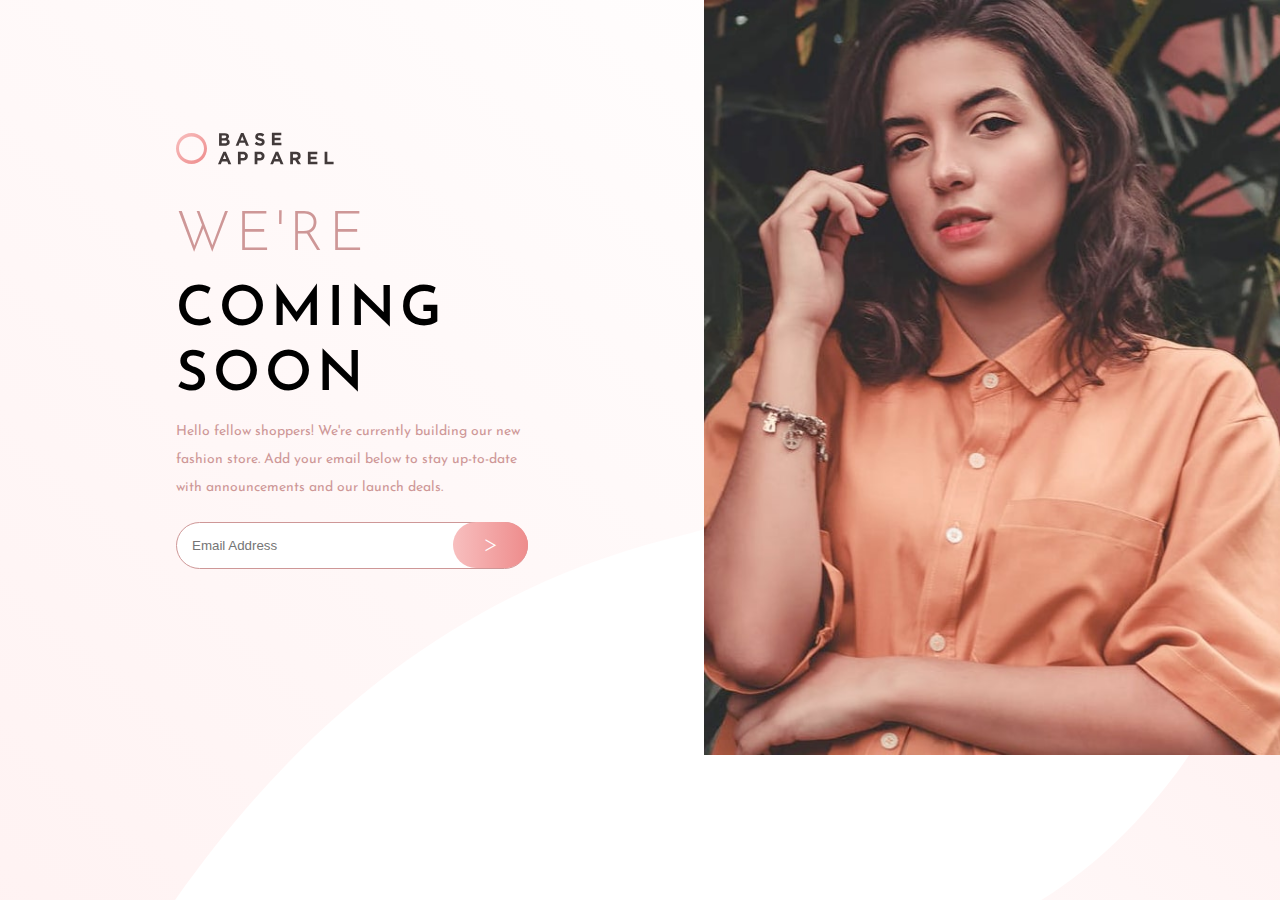
<file: coming-soon-page/index.html>
<!DOCTYPE html>
<html lang="en">
  <head>
    <meta charset="UTF-8" />
    <meta name="viewport" content="width=device-width, initial-scale=1.0" />
    <meta http-equiv="X-UA-Compatible" content="ie=edge" />
    <title>Base Apparel coming soon page</title>
    <link rel="stylesheet" href="styles.css" />
    <link
      href="https://fonts.googleapis.com/css?family=Josefin+Sans:300,400,600&display=swap"
      rel="stylesheet"
    />
  </head>
  <body>
    <div class="gridContainer">
      <div class="sectionLeft">
        <div class="header">
          <a href=""><img src="images/logo.svg" alt=""/></a>
        </div>

        <div class="info">
          <h1 class="title1">WE'RE</h1>
          <h1 class="title2">COMING</h1>
          <h1 class="title2">SOON</h1>
          <p class="description">
            Hello fellow shoppers! We're currently building our new fashion
            store. Add your email below to stay up-to-date with announcements
            and our launch deals.
          </p>
          <div class="inputBar">
            <input
              type="text"
              placeholder="Email Address"
              name=""
              id=""
            /><button type="submit">
              <span>></span>
            </button>
          </div>
        </div>
      </div>

      <div class="sectionRight">
        <div class="banner">
          <img class="girlImage" src="images/hero-desktop.jpg" alt="" />
        </div>
      </div>
    </div>

    <style>
      @media (min-width: 1440px) {
        .gridContainer {
          padding: 0 13%;
        }
      }
      @media (max-width: 1000px) {
        .gridContainer {
          justify-items: center;
          grid-template-rows: 50% 50%;
          grid-template-columns: 100%;
          grid-template-areas:
            "sectionRight"
            "sectionLeft";
        }
        .sectionLeft {
          display: grid;
          grid-template-columns: 18% 64% 18%;
          grid-template-rows: 18% 64% 18%;
          grid-template-areas:
            ". header ."
            ". info  ."
            ". info  ."
            ". info  .";
          grid-area: sectionLeft;
        }
      }
      @media (max-width: 500px) {
        .title1,
        .title2 {
          font-size: 40px;
        }

        .header {
            align-items: flex-start;

        }
        .sectionLeft {
          display: grid;
          grid-template-columns: 50% 50%;
          grid-template-rows: 20% 70% 10%;
          grid-template-areas:
            "header . "
            "info info"
            ". . ";
          grid-area: sectionLeft;
          padding: 20px;
        }
        .info {
          text-align: center;
        }
        .inputBar {
          margin-top: 30px;
          margin-bottom: 20px;
        }
      }
    </style>
  </body>
</html>
</file>
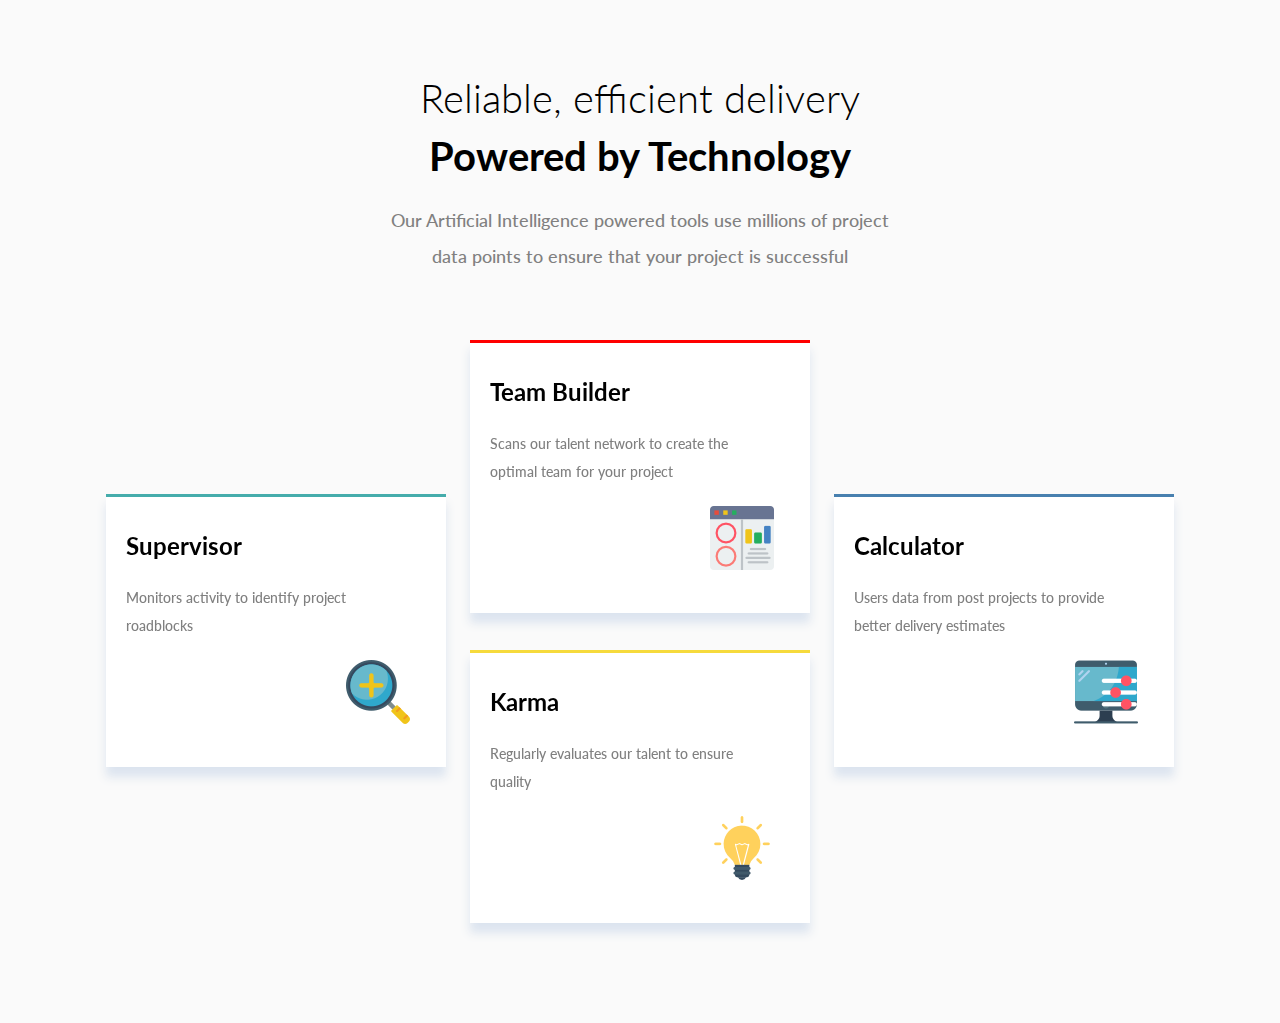
<file: four-card-feature-section/index.html>
<!DOCTYPE html>
<html lang="en">

<head>
    <meta charset="UTF-8">
    <meta name="viewport" content="width=device-width, initial-scale=1.0">
    <meta http-equiv="X-UA-Compatible" content="ie=edge">
    <title>Four Card Feature Section</title>
    <!-- GOOGLE FONTS -->
    <link href="https://fonts.googleapis.com/css?family=Lato:300,400,700&display=swap" rel="stylesheet">
    <!-- MY CSS -->
    <link rel="stylesheet" href="style.css">
    <link rel="stylesheet" href="media.css">
</head>

<body>
    <div class="titleContainer">
        <h1 class="thin">Reliable, efficient delivery</h1>
        <h1 class="thick">Powered by Technology</h1>
        <h4>Our Artificial Intelligence powered tools use millions of project data points to ensure that your project is
            successful</h4>
    </div>

    <div class="mainContainer">

        <div class="row side">
            <div class="card left">
                <h3>Supervisor</h3>
                <p>Monitors activity to identify project roadblocks</p>
                <img class="icon" src="images/magnifier.png" alt="magnifier">
            </div>
        </div>


        <div class="row mid">
            <div class="midRow">
                <div class="card midCard top">
                    <h3>Team Builder</h3>
                    <p>Scans our talent network to create the optimal team for your project</p>
                    <img class="icon" src="images/website.png" alt="website">
                </div>

                <div class="card midCard bot">
                    <h3>Karma</h3>
                    <p>Regularly evaluates our talent to ensure quality</p>
                    <img class="icon" src="images/bulb.png" alt="bulb">
                </div>
            </div>
        </div>
        <div class="row side">
            <div class="card right">
                <h3>Calculator</h3>
                <p>Users data from post projects to provide better delivery estimates</p>
                <img class="icon" src="images/monitor.png" alt="monitor">
            </div>
        </div>
    </div>

    <!-- <div>Icons made by <a href="https://www.flaticon.com/authors/smashicons" title="Smashicons">Smashicons</a> from <a href="https://www.flaticon.com/" title="Flaticon">www.flaticon.com</a></div> -->
</body>

</html>
</file>
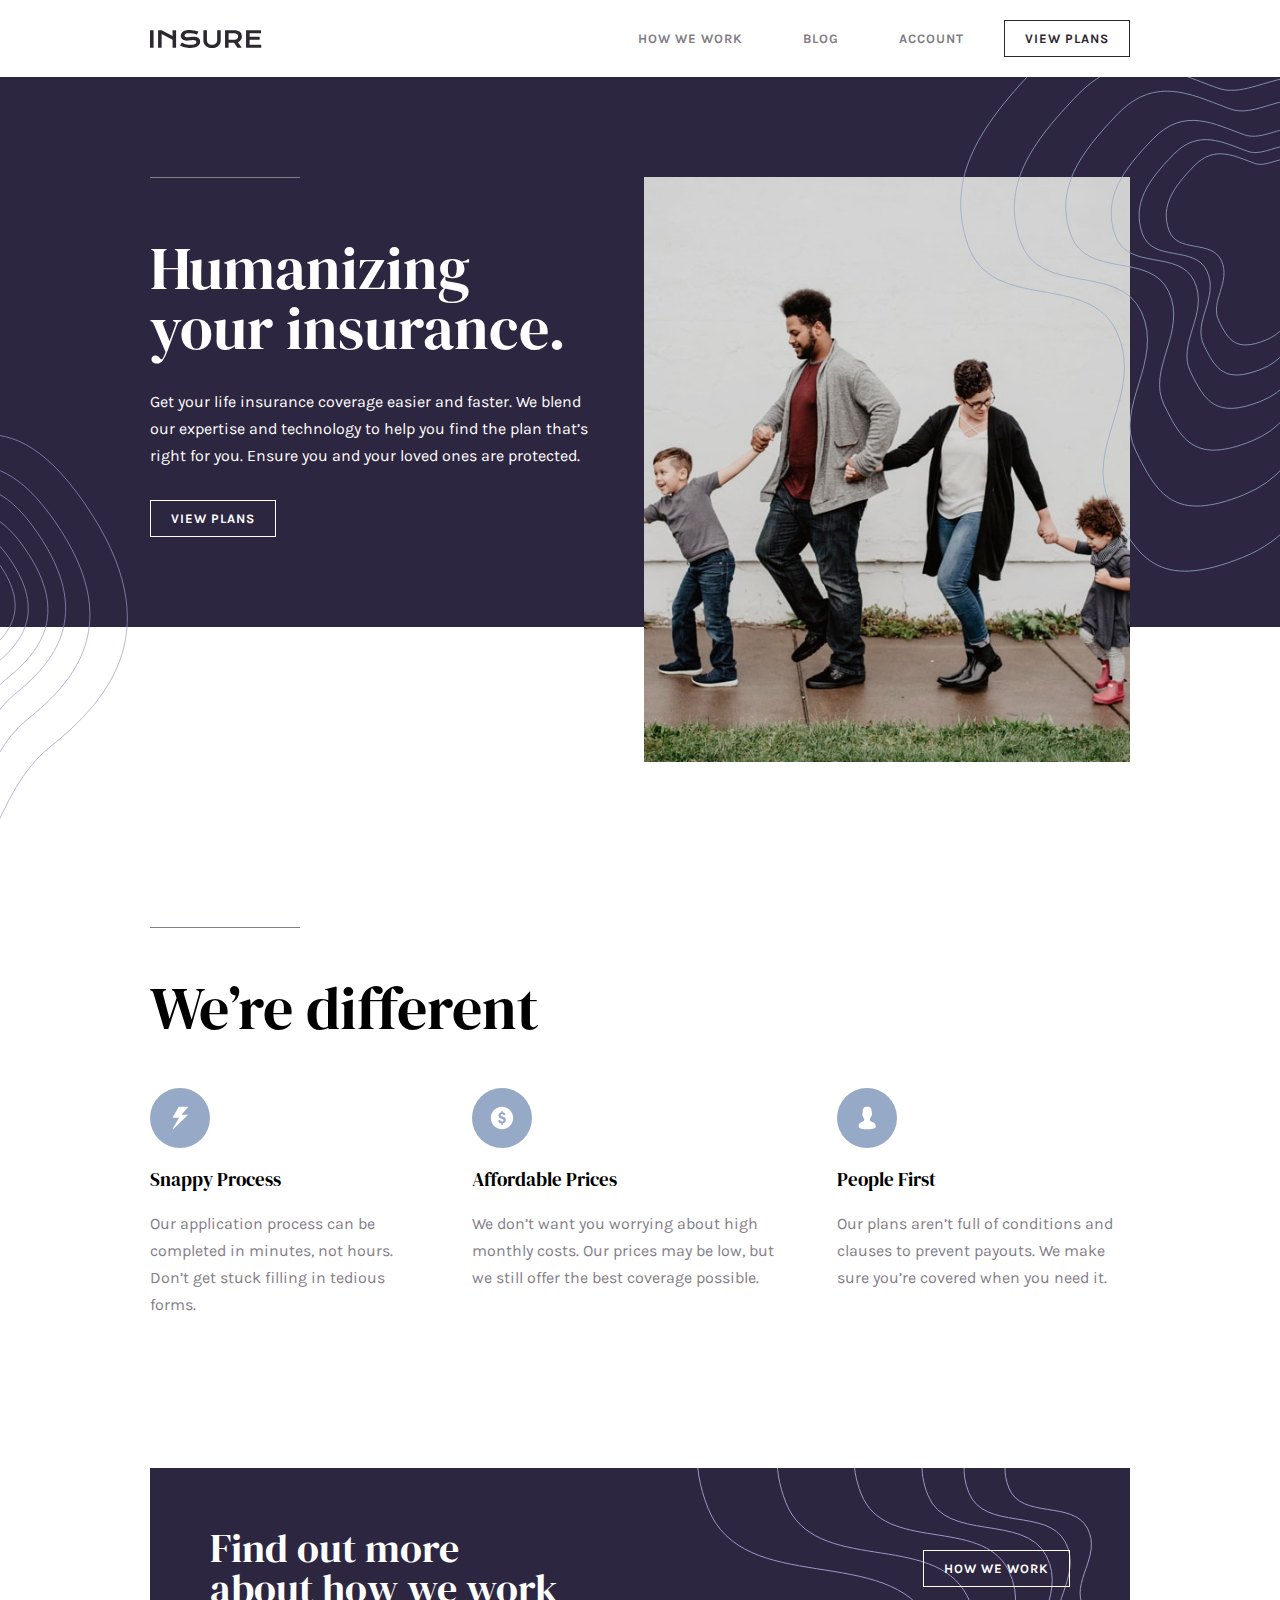
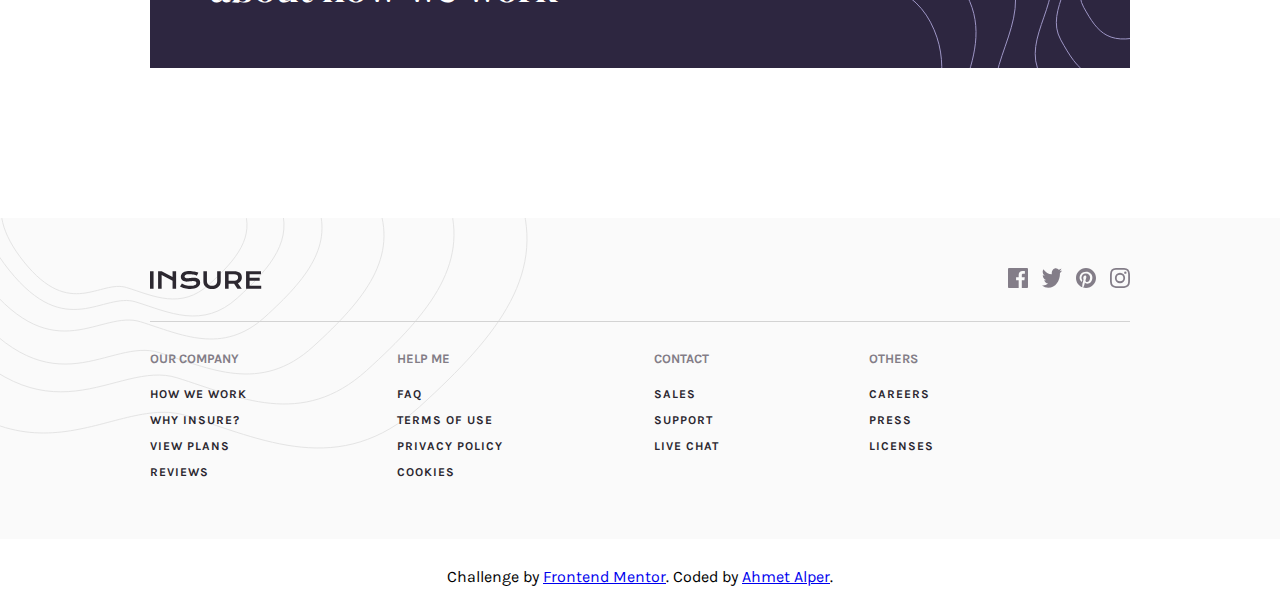
<file: insure-landing-page/index.html>
<!DOCTYPE html>
<html lang="en">

<head>
  <meta charset="UTF-8">
  <meta name="viewport" content="width=device-width, initial-scale=1.0">

  <link rel="icon" type="image/png" sizes="32x32" href="./images/favicon-32x32.png">

  <title>Frontend Mentor | Insure landing page</title>
  <link href="https://fonts.googleapis.com/css2?family=DM+Serif+Display&display=swap" rel="stylesheet">
  <link href="https://fonts.googleapis.com/css2?family=Karla:wght@400;700&display=swap" rel="stylesheet">
  <link rel="stylesheet" href="styles.css">
</head>

<body>

  <nav class="navigation">
    <img src="images/logo.svg" alt="insure-logo" class="navigation__logo">
    <ul class="navigation__list">
      <li class="navigation__item"><a href="" class="navigation__link">How we work</a></li>
      <li class="navigation__item"><a href="" class="navigation__link">Blog</a></li>
      <li class="navigation__item"><a href="" class="navigation__link">Account</a></li>
      <button class="btn">View plans</button>
    </ul>
  </nav>
  <main>
    <header class="hero">
      <img src="images/bg-pattern-intro-left-desktop.svg" alt="" class="bg-lines bg-lines-left">
      <img src="images/bg-pattern-intro-right-desktop.svg" alt="" class="bg-lines bg-lines-right">
      <div class="hero__text">
        <hr class="line hero__line">
        <div class="hero__message">
          <h1 class="hero__heading heading-primary">Humanizing your insurance.</h1>
          <p class="hero__paragraph">Get your life insurance coverage easier and faster. We blend our expertise
            and technology to help you find the plan that’s right for you. Ensure you
            and your loved ones are protected.</p>
        </div>
        <button class="btn btn-hero">View plans</button>
      </div>

      <img src="images/image-intro-desktop.jpg" alt="hero-image" class="hero__image">
      
    </header>

    <section class="content">
      <hr class="line content__line">
      <h1 class="heading-primary content__heading">We’re different</h1>

      <div class="features">
        <div class="feature">
          <img class="feature__icon" src="images/icon-snappy-process.svg" alt="icon snappy">
          <h3 class="heading-primary feature__heading">Snappy Process</h3>
          <p class="feature__p">Our application process can be completed in minutes, not hours. Don’t get
            stuck filling in tedious forms.</p>
        </div>
        <div class="feature">
          <img class="feature__icon" src="images/icon-affordable-prices.svg" alt="icon affordable">
          <h3 class="heading-primary feature__heading">Affordable Prices</h3>
          <p class="feature__p">We don’t want you worrying about high monthly costs. Our prices may be low,
            but we still offer the best coverage possible.</p>
        </div>
        <div class="feature">
          <img class="feature__icon" src="images/icon-people-first.svg" alt="icon snappy">
          <h3 class="heading-primary feature__heading">People First</h3>
          <p class="feature__p">Our plans aren’t full of conditions and clauses to prevent payouts. We make
            sure you’re covered when you need it.</p>
        </div>
      </div>
    </section>
    
    <section class="work">
      <div class="work__content">
        <h1 class="heading-primary work__heading">Find out more about how we work</h1>
        <button class="btn btn-hero">How we work</button>
      </div>
    </section>

    <footer class="footer">
      <div class="footer__top">
        <img src="images/logo.svg" alt="insure-logo" class="navigation__logo">
        <div class="footer__social">
          <img src="images/icon-facebook.svg" alt="icon facebook" class="icon-social">
          <img src="images/icon-twitter.svg" alt="icon twitter" class="icon-social">
          <img src="images/icon-pinterest.svg" alt="icon pinterest" class="icon-social">
          <img src="images/icon-instagram.svg" alt="icon instagram" class="icon-social">
        </div>
      </div>

      <hr class="footer__line">

      <div class="footer__bot">
        <navigation class="footer__nav">
          <ul class="footer__nav__list">
            <h3 class="footer__nav__header">Our company</h3>
            <li class="footer__nav__item"><a href="" class="footer__nav__link">How we work</a></li>
            <li class="footer__nav__item"><a href="" class="footer__nav__link">Why Insure?</a></li>
            <li class="footer__nav__item"><a href="" class="footer__nav__link">View plans</a></li>
            <li class="footer__nav__item"><a href="" class="footer__nav__link">Reviews</a></li>
          </ul>

          <ul class="footer__nav__list">
            <h3 class="footer__nav__header">Help me</h3>
            <li class="footer__nav__item"><a href="" class="footer__nav__link">FAQ</a></li>
            <li class="footer__nav__item"><a href="" class="footer__nav__link">Terms of use</a></li>
            <li class="footer__nav__item"><a href="" class="footer__nav__link">Privacy policy</a></li>
            <li class="footer__nav__item"><a href="" class="footer__nav__link">Cookies</a></li>
          </ul>

          <ul class="footer__nav__list">
            <h3 class="footer__nav__header">Contact</h3>
            <li class="footer__nav__item"><a href="" class="footer__nav__link">Sales</a></li>
            <li class="footer__nav__item"><a href="" class="footer__nav__link">Support</a></li>
            <li class="footer__nav__item"><a href="" class="footer__nav__link">Live chat</a></li>
          </ul>

          <ul class="footer__nav__list">
            <h3 class="footer__nav__header">Others</h3>
            <li class="footer__nav__item"><a href="" class="footer__nav__link">Careers</a></li>
            <li class="footer__nav__item"><a href="" class="footer__nav__link">Press</a></li>
            <li class="footer__nav__item"><a href="" class="footer__nav__link">Licenses</a></li>
          </ul>
          
        </navigation>
      </div>
    </footer>

  </main>
  
  <div class="attribution">
    Challenge by <a href="https://www.frontendmentor.io?ref=challenge" target="_blank">Frontend Mentor</a>.
    Coded by <a href="https://github.com/ahmetalpergit">Ahmet Alper</a>.
  </div>
</body>

</html>
</file>
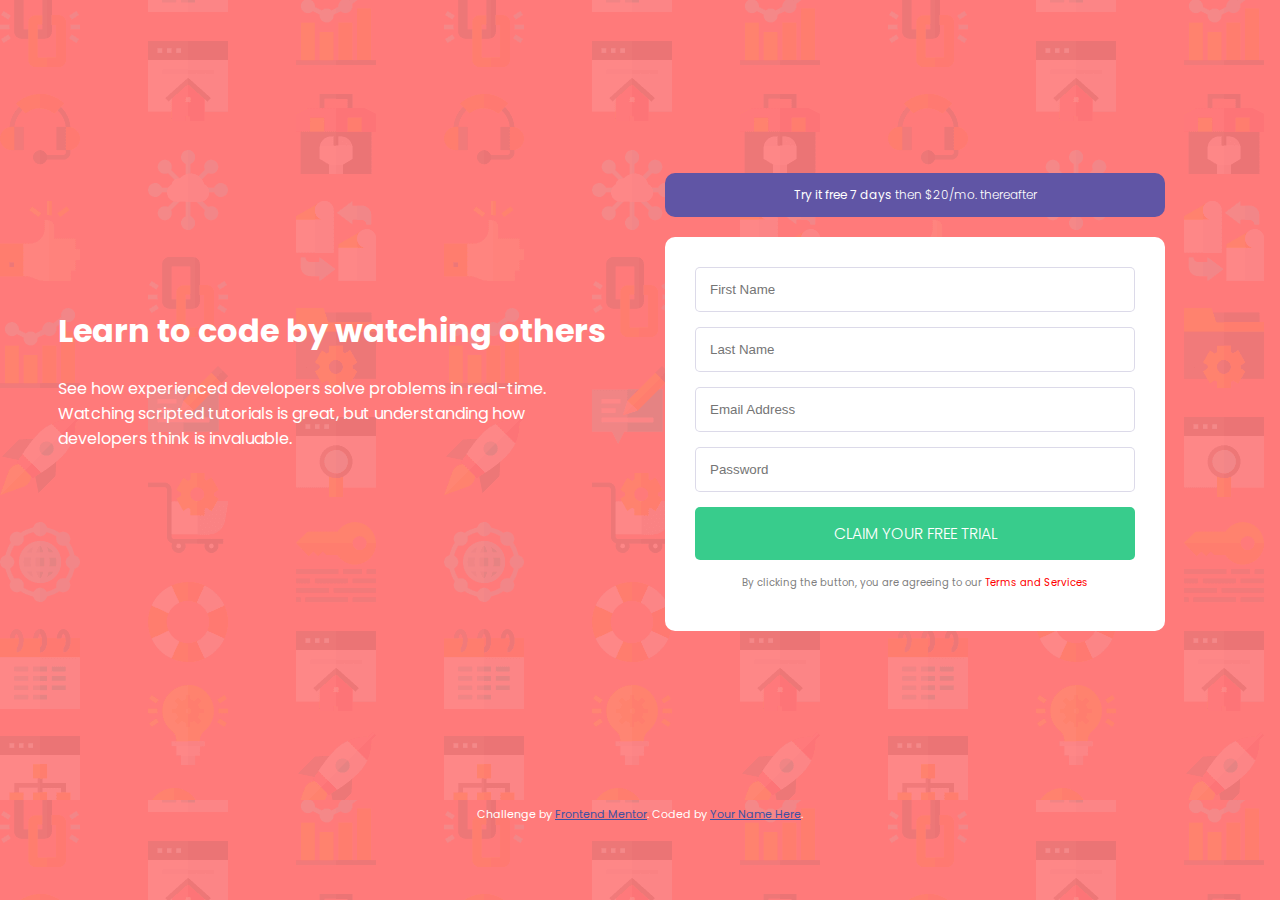
<file: into-component-with-signup-form/index.html>
<!DOCTYPE html>
<html lang="en">
  <head>
    <meta charset="UTF-8" />
    <meta name="viewport" content="width=device-width, initial-scale=1.0" />
    <!-- displays site properly based on user's device -->

    <link
      rel="icon"
      type="image/png"
      sizes="32x32"
      href="./images/favicon-32x32.png"
    />

    <title>Frontend Mentor | Intro component with sign up form</title>

    <!-- Feel free to remove these styles or customise in your own stylesheet 👍 -->
    <style>
      .attribution {
        font-size: 11px;
        text-align: center;
      }
      .attribution a {
        color: hsl(228, 45%, 44%);
      }
    </style>
    <link rel="stylesheet" href="styles.css" />
    <link
      href="https://fonts.googleapis.com/css?family=Poppins:400,500,600,700&display=swap"
      rel="stylesheet"
    />
  </head>
  <body>
    <div class="gridContainer">
      <div class="leftBox">
        <h1>Learn to code by watching others</h1>

        <p>
          See how experienced developers solve problems in real-time. Watching
          scripted tutorials is great, but understanding how developers think is
          invaluable.
        </p>
      </div>

      <div class="rightBox">
        <div class="trialBox">
          <p class="buttonText">
            <strong>Try it free 7 days</strong> then $20/mo. thereafter
          </p>
        </div>
        <div class="formBox">
          <form action="">
            <input type="text" placeholder="First Name" name="" id="" />
            <input type="text" placeholder="Last Name" name="" id="" />
            <input type="email" placeholder="Email Address" name="" id="" />
            <input type="password" placeholder="Password" name="" id="" />
            <button type="submit"><h3>CLAIM YOUR FREE TRIAL</h3></button>
            <p class="termsText">
              By clicking the button, you are agreeing to our
              <a href="" class="tos">Terms and Services</a>
            </p>
          </form>
        </div>
      </div>
    </div>
    <footer>
      <p class="attribution">
        Challenge by
        <a href="https://www.frontendmentor.io?ref=challenge" target="_blank"
          >Frontend Mentor</a
        >. Coded by <a href="#">Your Name Here</a>.
      </p>
    </footer>

    <style>
      @media (min-width:1920px){
        .leftBox {
          max-width: 800px;
        }
      }
      @media (max-width: 1400px) {
        .leftBox {
          margin-left: 50px;

        }

        .rightBox {
          margin-right: 50px;

        }
      }
      @media (max-width: 950px) {
        .gridContainer {
          display: grid;
          grid-template-columns: 70%;
          grid-template-rows: 3fr 5fr;
          grid-template-areas:
            "leftbox"
            "rightbox";
          justify-content: center;
          align-items: flex-end;
          grid-gap: 30px;
        }
        .rightBox {
          margin-right: 0;
          grid-area: rightbox;
          align-self: flex-start;
          max-width: 100%;
          justify-self: center;
        }
        .leftBox {
          text-align: center;
          margin-left: 0;
          grid-area: leftbox;
          padding-bottom: 0;
          align-self: flex-end;
          justify-self: center;
        }
        @media (max-width:407px){
          
        }
      }
    </style>
  </body>
</html>
</file>
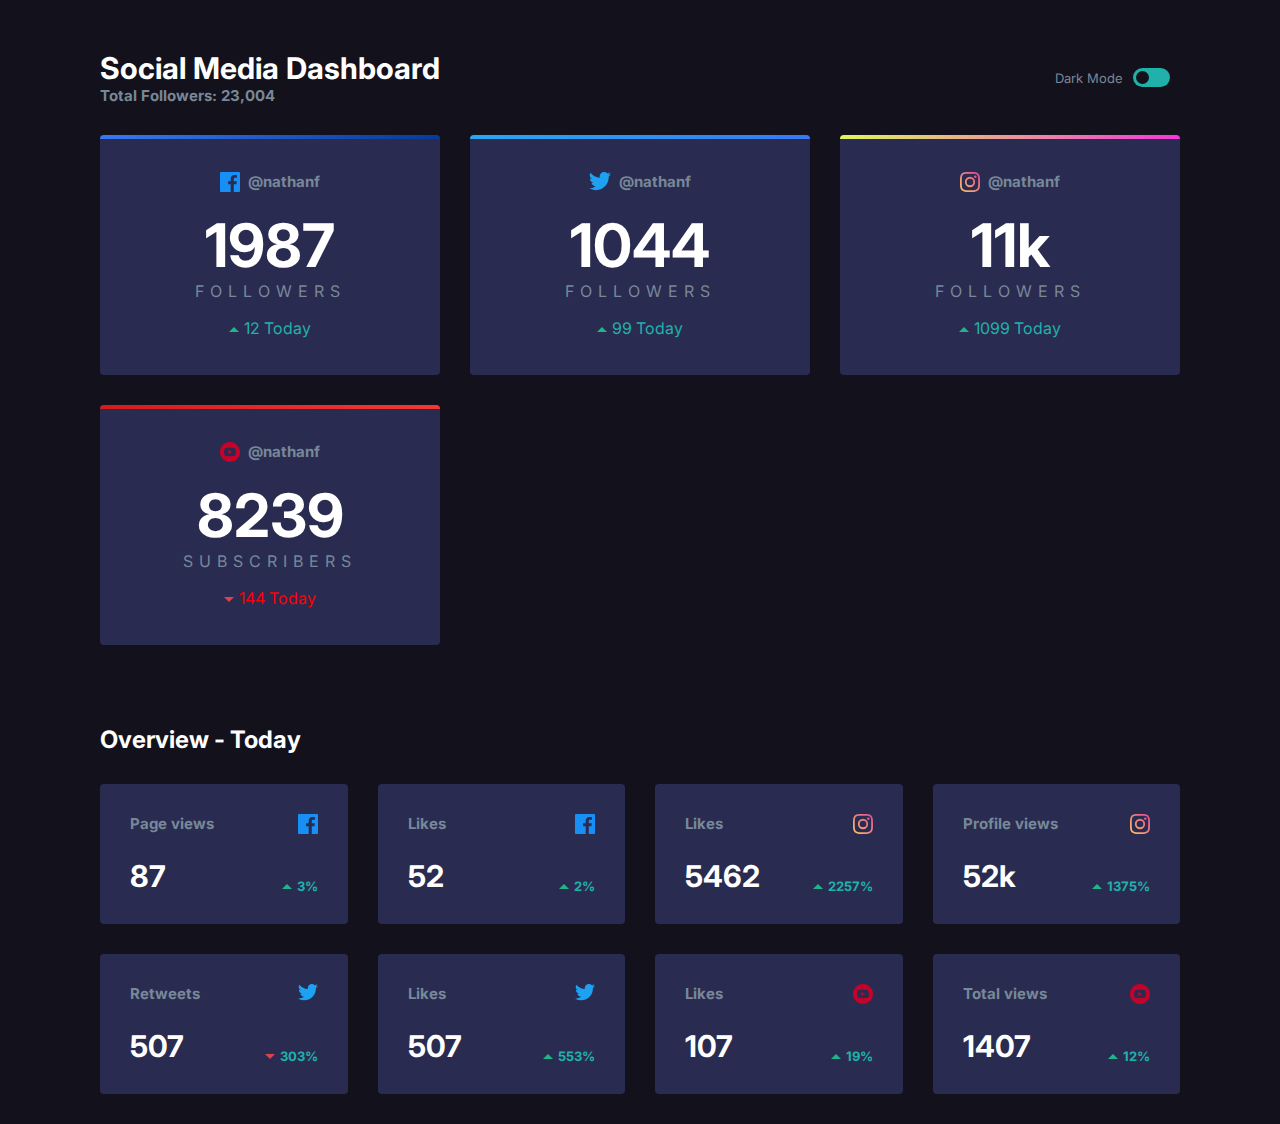
<file: social-media-dashboard-with-theme-switcher/index.html>
<!DOCTYPE html>
<html lang="en">

<head>
  <meta charset="UTF-8">
  <meta name="viewport" content="width=device-width, initial-scale=1.0">
  <link href="https://fonts.googleapis.com/css?family=Inter:400,700&display=swap" rel="stylesheet">
  <link rel="stylesheet" href="styles.css">
  <link rel="icon" type="image/png" sizes="32x32" href="./images/favicon-32x32.png">
  <title>Frontend Mentor | social-media-dashboard-with-theme-switcher</title>
</head>

<body>
  <div class="social-container">
    <div class="social-header">
      <div class="heading">
        <h1>Social Media Dashboard</h1>
        <h3>Total Followers: 23,004</h3>
      </div>
      <hr class="dark-mode-line">
      <div class="dark-mode">
        <input style="opacity: 0;" class="dark-mode__input" type="checkbox" name="" id="dark" onClick="lightTheme()">
        <label for="dark" class="dark-mode__label">
          <p id="dark-mode__text">Dark Mode</p>
          <span class="dark-button-bg">
            <span class="dark-button"></span>
          </span>
        </label>
      </div>
    </div>

    <div class="social-box-container">
      <div class="social-box social-box-fb">
        <h3 class="heading-account">
          <img src="images/icon-facebook.svg" alt="facebook-icon" srcset="">
          @nathanf
        </h3>
        <div class="social-like-box">
          <h4 class="heading-likes">1987</h4>
          <span class="heading-followers">FOLLOWERS</span>
        </div>
        <span class="heading-today"><img src="images/icon-up.svg" class="icon" alt="up-icon" srcset="">12 Today</span>
      </div>
      <div class="social-box social-box-tw">
        <h3 class="heading-account">
          <img src="images/icon-twitter.svg" alt="twitter-icon" srcset="">
          @nathanf</h3>
        <div class="social-like-box">
          <h4 class="heading-likes">1044</h4>
          <span class="heading-followers">FOLLOWERS</span>
        </div>
        <span class="heading-today"><img src="images/icon-up.svg" class="icon" alt="up-icon" srcset="">99 Today</span>
      </div>
      <div class="social-box social-box-in">
        <h3 class="heading-account">
          <img src="images/icon-instagram.svg" alt="instagram-icon" srcset="">
          @nathanf</h3>
        <div class="social-like-box">
          <h4 class="heading-likes">11k</h4>
          <span class="heading-followers">FOLLOWERS</span>
        </div>
        <span class="heading-today"><img src="images/icon-up.svg" class="icon" alt="up-icon" srcset="">1099 Today</span>
      </div>
      <div class="social-box social-box-yt">
        <h3 class="heading-account">
          <img src="images/icon-youtube.svg" alt="youtube-icon" srcset="">
          @nathanf</h3>
        <div class="social-like-box">
          <h4 class="heading-likes">8239</h4>
          <span class="heading-followers">SUBSCRIBERS</span>
        </div>
        <span class="heading-today-yt"><img src="images/icon-down.svg" class="icon" alt="down-icon" srcset="">144 Today</span>
      </div>
    </div>
  </div>
  <div class="overview-container">
    <h2 class="heading-overview">Overview - Today</h2>
    <div class="overview-box-container">
      <div class="fb-views overview-box">
        <div class="pv--1">
          <h3 class="heading-pv">Page views</h3>
          <span class="pv-count">87</span>
        </div>
        <div class="pv--2">
          <img src="images/icon-facebook.svg" class="company-logo" alt="facebook-icon" srcset="">
          <span class="pv-perc"><img src="images/icon-up.svg" class="icon" alt="up-icon" srcset="">3%</span>
        </div>
      </div>
      <div class="fb-views overview-box">
        <div class="pv--1">
          <h3 class="heading-pv">Likes</h3>
          <span class="pv-count">52</span>
        </div>
        <div class="pv--2">
          <img src="images/icon-facebook.svg" class="company-logo" alt="facebook-icon" srcset="">
          <span class="pv-perc"><img src="images/icon-up.svg" class="icon" alt="up-icon" srcset="">2%</span>
        </div>
      </div>
      <div class="fb-views overview-box">
        <div class="pv--1">
          <h3 class="heading-pv">Likes</h3>
          <span class="pv-count">5462</span>
        </div>
        <div class="pv--2">
          <img src="images/icon-instagram.svg" class="company-logo" alt="instagram-icon" srcset="">
          <span class="pv-perc"><img src="images/icon-up.svg" class="icon" alt="up-icon" srcset="">2257%</span>
        </div>
      </div>
      <div class="fb-views overview-box">
        <div class="pv--1">
          <h3 class="heading-pv">Profile views</h3>
          <span class="pv-count">52k</span>
        </div>
        <div class="pv--2">
          <img src="images/icon-instagram.svg" class="company-logo" alt="instagram-icon" srcset="">
          <span class="pv-perc"><img src="images/icon-up.svg" class="icon" alt="up-icon" srcset="">1375%</span>
        </div>
      </div>
      <div class="fb-views overview-box">
        <div class="pv--1">
          <h3 class="heading-pv">Retweets</h3>
          <span class="pv-count">507</span>
        </div>
        <div class="pv--2">
          <img src="images/icon-twitter.svg" class="company-logo" alt="twitter-icon" srcset="">
          <span class="pv-perc"><img src="images/icon-down.svg" class="icon" alt="down-icon" srcset="">303%</span>
        </div>
      </div>
      <div class="fb-views overview-box">
        <div class="pv--1">
          <h3 class="heading-pv">Likes</h3>
          <span class="pv-count">507</span>
        </div>
        <div class="pv--2">
          <img src="images/icon-twitter.svg" class="company-logo" alt="twitter-icon" srcset="">
          <span class="pv-perc"><img src="images/icon-up.svg" class="icon" alt="up-icon" srcset="">553%</span>
        </div>
      </div>
      <div class="fb-views overview-box">
        <div class="pv--1">
          <h3 class="heading-pv">Likes</h3>
          <span class="pv-count">107</span>
        </div>
        <div class="pv--2">
          <img src="images/icon-youtube.svg" class="company-logo" alt="youtube-icon" srcset="">
          <span class="pv-perc"><img src="images/icon-up.svg" class="icon" alt="up-icon" srcset="">19%</span>
        </div>
      </div>
      <div class="fb-views overview-box">
        <div class="pv--1">
          <h3 class="heading-pv">Total views</h3>
          <span class="pv-count">1407</span>
        </div>
        <div class="pv--2">
          <img src="images/icon-youtube.svg" class="company-logo" alt="youtube-icon" srcset="">
          <span class="pv-perc"><img src="images/icon-up.svg" class="icon" alt="up-icon" srcset="">12%</span>
        </div>
      </div>
    </div>
  </div>


  <script>
    function lightTheme() {
      var socialBox = document.getElementsByClassName('social-box');
      var overviewBox = document.getElementsByClassName('overview-box');

      if (document.getElementById('dark').checked === true) {
        document.documentElement.setAttribute('data-theme', 'light');
        for (let i = 0; i < socialBox.length; i++) {
          socialBox[i].setAttribute('data-theme', 'light');
        }
        for (let i = 0; i < overviewBox.length; i++) {
          overviewBox[i].setAttribute('data-theme', 'light');
        }
      } else {
        document.documentElement.removeAttribute('data-theme', 'light');
        for (let i = 0; i < socialBox.length; i++) {
          socialBox[i].removeAttribute('data-theme', 'light');
        }
        for (let i = 0; i < overviewBox.length; i++) {
          overviewBox[i].removeAttribute('data-theme', 'light');
        }
      }
    }
  </script>

</body>

</html>
</file>
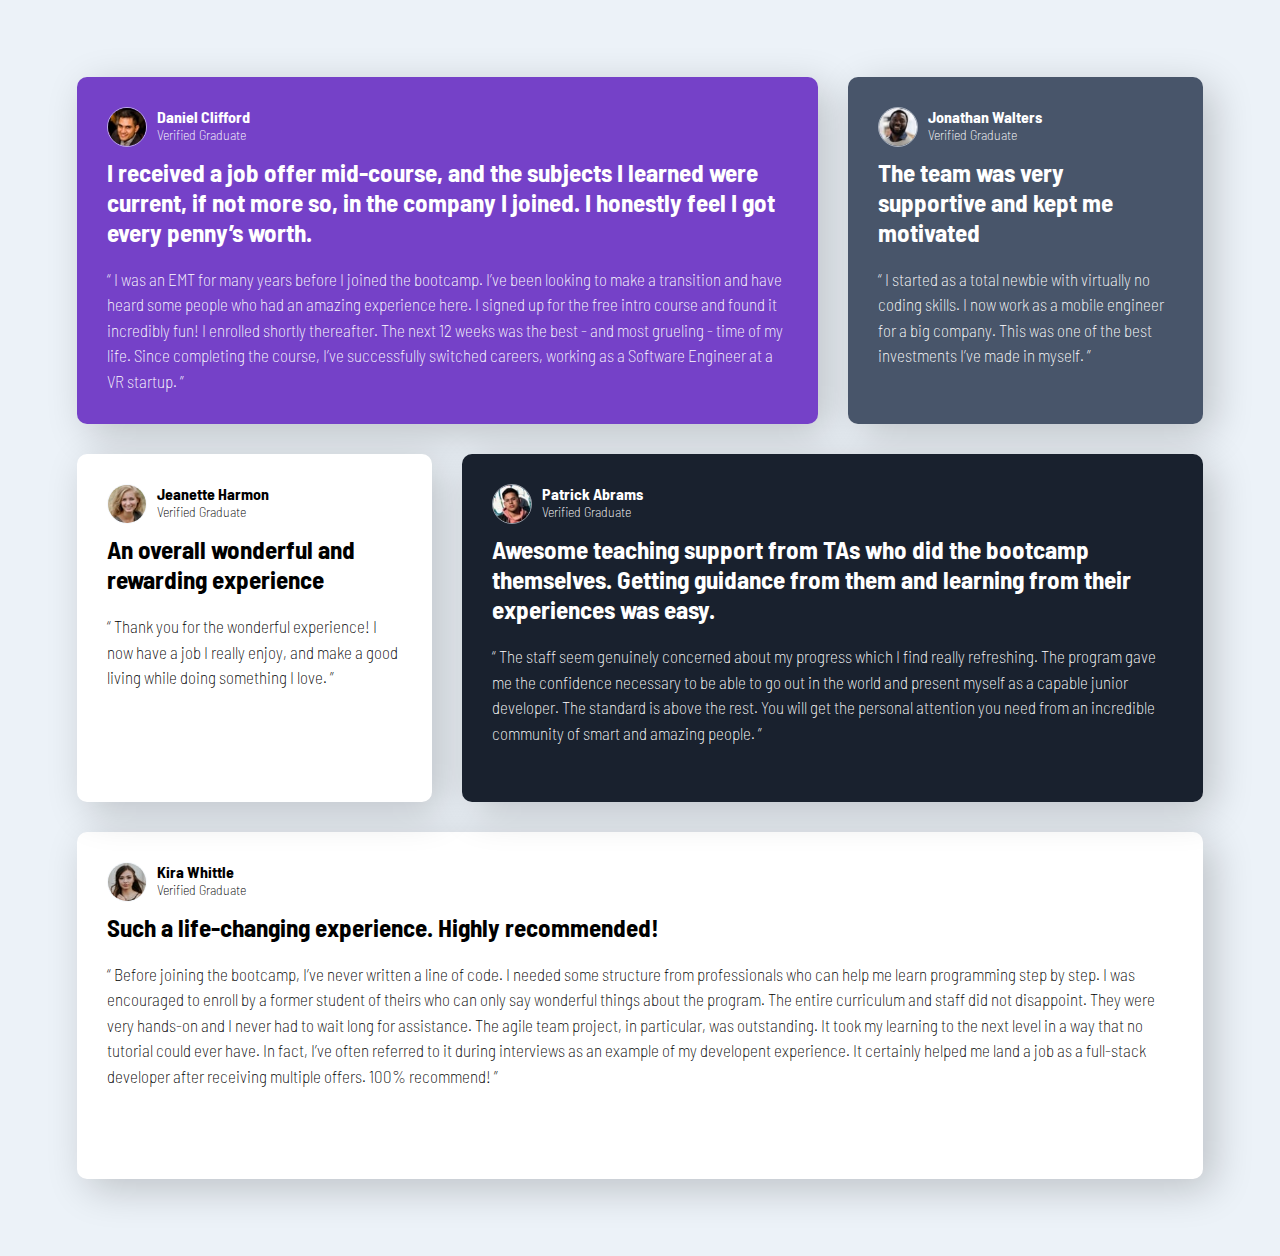
<file: testimonials-grid-section/index.html>
<!DOCTYPE html>
<html lang="en">
<head>
  <meta charset="UTF-8">
  <meta name="viewport" content="width=device-width, initial-scale=1.0"> <!-- displays site properly based on user's device -->

  <link rel="icon" type="image/png" sizes="32x32" href="./images/favicon-32x32.png">
  
  <title>Frontend Mentor | Testimonials grid section</title>

  <link rel="preconnect" href="https://fonts.gstatic.com">
  <link href="https://fonts.googleapis.com/css2?family=Barlow+Semi+Condensed:wght@200;500;600&display=swap" rel="stylesheet">
  <link rel="stylesheet" href="style.css">
</head>
<body>
  <main class="container">
    <div class="card card--1">
      <div class="card__user">
        <img src="images/image-daniel.jpg" alt="daniel-image">
        <div class="card__user--text">
          <h3 class="heading__name">Daniel Clifford</h3>
          <h4 class="heading__verified">Verified Graduate</h4>
        </div>
      </div>
      <h2 class="paragraph__quote">I received a job offer mid-course, and the subjects I learned were current, if not more so, 
        in the company I joined. I honestly feel I got every penny’s worth.</h2>
      <p class="paragraph__description">“ I was an EMT for many years before I joined the bootcamp. I’ve been looking to make a 
        transition and have heard some people who had an amazing experience here. I signed up 
        for the free intro course and found it incredibly fun! I enrolled shortly thereafter. 
        The next 12 weeks was the best - and most grueling - time of my life. Since completing 
        the course, I’ve successfully switched careers, working as a Software Engineer at a VR startup. ”</p>
    </div>
  
    <div class="card card--2">
      <div class="card__user">
        <img src="images/image-jonathan.jpg" alt="jonaimage-image">
        <div class="card__user--text">
          <h3 class="heading__name">Jonathan Walters</h3>
          <h4 class="heading__verified">Verified Graduate</h4>
        </div>
      </div>
      <h2 class="paragraph__quote">The team was very supportive and kept me motivated</h2>
      <p class="paragraph__description">“ I started as a total newbie with virtually no coding skills. I now work as a mobile engineer 
        for a big company. This was one of the best investments I’ve made in myself. ”</p>
    </div>
  
    <div class="card card--3">
      <div class="card__user">
        <img src="images/image-kira.jpg" alt="kira-image">
        <div class="card__user--text">
          <h3 class="heading__name">Kira Whittle</h3>
          <h4 class="heading__verified">Verified Graduate</h4>
        </div>
      </div>
      <h2 class="paragraph__quote">Such a life-changing experience. Highly recommended!</h2>
      <p class="paragraph__description">“ Before joining the bootcamp, I’ve never written a line of code. I needed some structure from 
        professionals who can help me learn programming step by step. I was encouraged to enroll by a former 
        student of theirs who can only say wonderful things about the program. The entire curriculum and staff 
        did not disappoint. They were very hands-on and I never had to wait long for assistance. The agile team 
        project, in particular, was outstanding. It took my learning to the next level in a way that no tutorial 
        could ever have. In fact, I’ve often referred to it during interviews as an example of my developent 
        experience. It certainly helped me land a job as a full-stack developer after receiving multiple offers. 
        100% recommend! ”</p>
    </div>
  
    <div class="card card--4">
      <div class="card__user">
        <img src="images/image-jeanette.jpg" alt="jeaimage-image">
        <div class="card__user--text">
          <h3 class="heading__name">Jeanette Harmon</h3>
          <h4 class="heading__verified">Verified Graduate</h4>
        </div>
      </div>
      <h2 class="paragraph__quote">An overall wonderful and rewarding experience</h2>
      <p class="paragraph__description">“ Thank you for the wonderful experience! I now have a job I really enjoy, and make a good living 
        while doing something I love. ”</p>
    </div>
  
    <div class="card card--5">
      <div class="card__user">
        <img src="images/image-patrick.jpg" alt="patrick-image">
        <div class="card__user--text">
          <h3 class="heading__name">Patrick Abrams</h3>
          <h4 class="heading__verified">Verified Graduate</h4>
        </div>
      </div>
      <h2 class="paragraph__quote">Awesome teaching support from TAs who did the bootcamp themselves. Getting guidance from them and 
        learning from their experiences was easy.</h2>
      <p class="paragraph__description">“ The staff seem genuinely concerned about my progress which I find really refreshing. The program 
        gave me the confidence necessary to be able to go out in the world and present myself as a capable 
        junior developer. The standard is above the rest. You will get the personal attention you need from 
        an incredible community of smart and amazing people. ”</p>
    </div>
  </main>
</body>
</html>
</file>
<file: coming-soon-page/styles.css>
h1,
h2,
p {
  font-family: "Josefin Sans", sans-serif;
}

body {
  margin: 0;
  background-image: url(images/bg-pattern-desktop.svg);
  -webkit-background-size: cover;
  -moz-background-size: cover;
  -o-background-size: cover;
  background-size: cover;
}

.gridContainer {
  display: grid;
  grid-template-columns: 55% 45%;
  grid-template-areas: "sectionLeft sectionRight";
  /* justify-content: center;
    justify-items: center; */
}

.sectionLeft {
  display: grid;
  grid-template-columns: 25% 50% 25%;
  grid-template-rows: 25% 50% 25%;
  grid-template-areas:
    ". header ."
    ". info  ."
    ". info  ."
    ". info  .";
  grid-area: sectionLeft;
  /* background-image: url(images/bg-pattern-desktop.svg); */
  background-repeat: no-repeat;
}

.sectionRight {
  grid-area: sectionRight;
  overflow: hidden;
}

/* HEADER SECTION */

.header {
  display: flex;
  grid-area: header;
  align-items: flex-end;
  padding-bottom: 20px;
}

/* INFO SECTION */

.info {
  grid-area: info;
}

.title1 {
  color: hsl(0, 36%, 70%);
  letter-spacing: 5px;
  font-weight: 300;
  font-size: 55px;
  margin: 20px auto;
}

.title2 {
  color: black;
  letter-spacing: 5px;
  font-weight: 600;
  font-size: 55px;
  margin: 10px auto;
}

p {
  color: hsl(0, 36%, 70%);
  line-height: 2;
  font-size: 14px;
}

.inputBar {
  position: relative;
  width: 100%;
  margin: 20px 0;
}

button {
  position: absolute;
  right: 0px;
  border: none;
  border-radius: 25px;
  padding: 11px 30px;
  background-image: linear-gradient(
    to right,
    hsl(0, 80%, 86%),
    hsl(0, 74%, 74%)
  );
}

button span {
  color: #fff;
  font-size: 24px;
  font-family: "Josefin Sans", sans-serif;
  font-weight: 300;
}

input {
  padding: 15px;
  border: solid 1px hsl(0, 36%, 70%);
  border-radius: 25px;
  width: 100%;
  box-sizing: border-box;
}
/* SECTION RIGHT */

.banner {
  display: flex;
  height: auto;
  left: 0;
}

.girlImage {
  max-width: 100%;
  max-height: 100%;
}
</file>
<file: four-card-feature-section/style.css>
body {
    background-color: #fafafa;
    text-align: center;
    margin: 0;
}

h1, h2, h3, h4, h5, h6, p {
    font-family: 'Lato', sans-serif;
}

h1, h2 {
    font-size: 40px;
    margin: 10px 0;
}

h3 {
    font-weight: 700;
    text-align: left;
    font-size: 24px;
}

h4 {
    font-weight: 500;
    font-size: 1.1rem;
    color: gray;
    line-height: 2;
}

p {
    text-align: left;
    font-size: 14px;
    color: gray;
    line-height: 2;
    font-weight: 500;
    max-width: 250px;
}

.thick {
    font-weight: 700;
}

.thin {
    font-weight: 300;
}

.titleContainer {
    text-align: center;
    padding: 5% 0 2%;
    max-width: 40%;
    margin: auto auto;
}

.mainContainer {
    display: block;
    text-align: center;
    padding: 0 auto;
}

.row {
    display: inline-block;
    margin: 0 10px;
}

.side {
    margin-bottom: 20px;
    margin-top: 20px;
}

.card {
    width: 300px;
    height: 250px;
    background-color: #fff;
    padding: 10px 20px;
    display: table-caption;
    filter: drop-shadow(0 10px 5px #dce4ef);

}


.midCard {
    margin: 20px auto;
}

.icon {
    display: block;
    margin: 20px auto auto 220px;    
}

.bot {
    display: block;
    margin-bottom: 100px;
    box-shadow: 0 -3px 0 0 #f6da3c;
}

.top {
    box-shadow: 0 -3px 0 0 red;
}

.left {
    box-shadow: 0 -3px 0 0 #45acab;
}

.right {
    box-shadow: 0 -3px 0 0 #4880af;
}
</file>
<file: four-card-feature-section/media.css>
@media (max-width: 1103px) {
    .mainContainer {
        max-width: 40%;
        margin: auto auto;
    }
    .bot {
        margin-bottom: 20px;
    }

    .right {
        margin-bottom: 50px;
    }
}

@media (max-width: 634px) {
    .mainContainer {
        max-width: 100%;
    }
    .titleContainer {
        max-width: 100%;
        margin: auto auto;
    }
}
</file>
<file: insure-landing-page/styles.css>
html {
    box-sizing: border-box;
    font-size: 62.5%;

    --color-dark-violet: hsl(270, 9%, 17%);
    --color-dark-gray: hsl(273, 4%, 51%);
    --color-light-gray: hsl(0, 0%, 98%);

    --color-primary-violet: hsl(256, 26%, 20%);
    --color-primary-blue: hsl(216, 30%, 68%);
}

* {
    margin: 0;
    padding: 0;
}

body {
    font-family: 'Karla', sans-serif;
    font-size: 1.6rem;
    line-height: 1;
}

p {
    line-height: 1.7;
}

.heading-primary {
    font-family: 'DM Serif Display', serif;
    font-weight: 400;
}

/* NAVIGATION ---------------------------------------------------------------------------- */


.navigation {
    display: flex;
    align-items: center;
    justify-content: space-between;
    padding: 2rem 15rem;
}

.navigation__list {
    display: flex;
    list-style: none;
}

.navigation__item {
    padding: 1rem 2rem;
    text-transform: uppercase;
}

.navigation__link,
.navigation__link:active,
.navigation__link:link {
    text-decoration: none;
    color: var(--color-dark-gray);
    font-size: 1.3rem;
    font-weight: 700;
    letter-spacing: 1px;
}

.navigation__link:hover {
    color: var(--color-dark-violet);
}

.navigation__link:last-child {
    margin-right: 2rem;
}

.btn {
    padding: 1rem 2rem;
    background-color: white;
    border: solid 1.2px var(--color-dark-violet);
    font-family: inherit;
    text-transform: uppercase;
    font-size: 1.3rem;
    font-weight: 700;
    letter-spacing: 1px;
    color: var(--color-dark-violet);
}

.btn:hover {
    background-color: var(--color-dark-violet);
    color: white;
    cursor: pointer;
}

.line {
    border: none;
    border-bottom: 1px solid var(--color-dark-gray);
}

/* HERO SECTION ---------------------------------------------------------------------------- */

.hero {
    padding: 10rem 15rem 0;
    display: flex;
    position: relative;
    height: 45rem;
    background-color: var(--color-primary-violet);
}

.bg-lines {
    position: absolute;
    z-index: 20;
}

.bg-lines-left {
    left: 0;
    bottom: 0;
    transform: translateY(50%);
    height: 70%;
    width: 10%;
}

.bg-lines-right {
    top: 0;
    right: 0;
    height: 90%;
    width: 25%;
}

.hero__text {
    display: flex;
    flex-direction: column;
    align-items: start;
    justify-content: start;
}

.hero__message {
    padding: 3rem 0;
    width: 90%;
}

.hero__image {
    display: block;
    object-fit: cover;
    height: 130%;
    width: 50%;
}

.hero__line {
    width: 15rem;
}


.hero__heading {
    color: white;
    font-size: 6rem;
    margin: 3rem 0;
}

.hero__paragraph {
    color: white;
}

.btn-hero {
    background: none;
    border: solid 1.2px white;
    color: white;
}

.btn-hero:hover {
    background-color: white;
    color: black;
    cursor: pointer;
}

/* CONTENT SECTION ---------------------------------------------------------------------------- */

.content {
    padding: 30rem 15rem 0;
}

.content__line {
    width: 15rem;
    margin-bottom: 5rem;
}

.content__heading {
    font-size: 6rem;
    color: black;
    margin-bottom: 5rem;
}

.features {
    display: flex;
}

.feature {

}


.feature:not(:last-child) {
    margin-right: 5rem;
}

.feature__heading {
    margin-bottom: 2rem;
}


.feature__icon {
    width: 6rem;
    height: 6rem;
    margin-bottom: 2rem;
}

.feature__p {
    color: var(--color-dark-gray);
}

/* WORK SECTION ---------------------------------------------------------------------------- */

.work {
    padding: 15rem;
}

.work__content {
    padding: 6rem;
    background-color: var(--color-primary-violet);
    background-image: url('images/bg-pattern-how-we-work-desktop.svg');
    background-repeat: no-repeat;
    background-position: right;

    display: flex;
    justify-content: space-between;
    align-items: center;
}

.work__heading {
    color: white;
    font-size: 4rem;
    max-width: 35rem;
}

/* FOOTER SECTION ---------------------------------------------------------------------------- */

.footer {
    padding: 5rem 15rem;
    background-color: var(--color-light-gray);
    background-image: url('images/bg-pattern-footer-desktop.svg');
    background-repeat: no-repeat;
}

.footer__top {
    display: flex;
    justify-content: space-between;
    align-items: center;
}

.footer__line {
    border: none;
    border-bottom: 1px solid lightgray;
    margin: 3rem 0;
}

.icon-social {
    color: gray;
    width: 2rem;
    height: 2rem;
}

.icon-social:not(:last-child) {
    margin-right: 1rem;
}

.footer__nav {
    display: flex;
    justify-content: space-between;
    width: 80%;
    max-width: 100rem;
}

.footer__nav__list {
    list-style-type: none;
}

.footer__nav__header {
    font-size: 1.3rem;
    color: var(--color-dark-gray);
    text-transform: uppercase;
    margin-bottom: 2rem;
}

.footer__nav__item {
    text-transform: uppercase;
    margin-bottom: 1rem;
}

.footer__nav__link,
.footer__nav__link:active,
.footer__nav__link:link {
    text-decoration: none;
    color: var(--color-dark-violet);
    font-size: 1.2rem;
    font-weight: 700;
    letter-spacing: 1px;
}

.attribution {
    text-align: center;
    padding: 3rem;
}
</file>
<file: into-component-with-signup-form/styles.css>
body {
    background: hsl(0, 100%, 74%) ;
    background-image: url(images/bg-intro-desktop.png);
}

h1, h2, h3, h4, p, .buttonText {
    color: white;
    font-family: 'Poppins', sans-serif;

}

.tos {
    color: red;
    text-decoration: none;
}

.termsText {
    color: gray;
    font-size: 10px;
    margin-top: 15px;
}

.buttonText {
    margin: 0;
    font-size: 12px;
    font-weight: 300;
}

.gridContainer {
    display: grid;
    /* height: 1000px; */
    grid-template-columns: 1fr 1fr;
    grid-template-rows: 1fr 4fr 1fr;
    grid-template-areas: 
    ". ."
    "leftbox rightbox"
    ". .";
    justify-content: center;
    align-items: center;
    grid-gap: 50px;
}

.leftBox {
    margin-left: 150px;
    grid-area: leftbox;
    padding-bottom: 50px;
    justify-self: end;
}

.rightBox {
    margin-right: 150px;
    max-width: 500px;
    grid-area: rightbox;

}


input {
    width: 100%; 
   
    padding: 14px;
    margin-bottom: 15px;
    border-radius: 5px;
    -webkit-box-sizing: border-box; /* Safari/Chrome, other WebKit */
    -moz-box-sizing: border-box;    /* Firefox, other Gecko */
    box-sizing: border-box; 
    border: 1px groove hsl(246, 25%, 77%, 0.5);
    
}

button {
    width: 100%;
    border: none;
    box-sizing: border-box;   
    padding: 15px;
    border-radius: 5px;
    background-color: hsl(154, 59%, 51%);
}

button h3 {
    margin: 0;
    font-weight: 300;
}

.trialBox {
    padding: 13px;
    background-color: hsl(248, 32%, 49%);
    border-radius: 10px;
    text-align: center;
    margin-bottom: 20px;
}


.formBox {
    text-align: center;
    padding: 30px;
    background-color: white;
    border-radius: 10px;
}
</file>
<file: social-media-dashboard-with-theme-switcher/styles.css>
* {
    padding: 0;
    margin: 0;
}

html {
    box-sizing: border-box;
    font-size: 62.5%;
    background-color: var(--color-dark);
    color: var(--color-light);
    transition: all 0.2s;

    --color-light: rgba(255,255,255, 1);
    --color-dark: rgba(19, 17, 27, 1);

    --color-light-gray: rgb(230, 230, 230);
    --color-dark-gray: rgb(190, 190, 190);
}

html[data-theme='light'] {
    background-color: var(--color-light);
    color: var(--color-dark);
}

body {
    font-size: 1.6rem;
    font-family: 'Inter', sans-serif;
}

h1 {
    font-size: 3rem;
}

h3 {
    font-size: 1.5rem;
    color: lightslategray;
}

.heading-account {
    display: flex;
    align-self: center;
}

h3 img {
    margin-right: 0.8rem;
}

.social-container {
    padding: 5rem 10rem;
    display: flex;
    flex-direction: column;
}

.social-header {
    display: flex;
    justify-content: space-between;
}

.icon {
    width: 10px;
    margin-right: 5px;
    padding-bottom: 2px;
}

.company-logo {
    /* margin-left: 1rem; */
    width: 2rem;
}

.dark-mode-line {
    display: none;
    border: none;
    border-top: 1px solid lightslategray;
    opacity: 0.3;
    margin: 2rem 0;
}

.dark-mode {
    color: lightslategray;
    margin-right: 1rem;
    font-size: 1.3rem;
    display: flex;
    justify-content: space-between;
    align-items: center;
}

.dark-mode label,
.dark-mode label::selection {
    cursor: pointer;
    outline: none;
    display: flex;
    align-items: center;
    justify-content: space-between;
}


.dark-button-bg {
    position: relative;
    display: inline-block;
    margin-left: 1rem;
    height: 1.9rem;
    width: 3.7rem;
    background-color: lightseagreen;
    backface-visibility: hidden;
    border-radius: 10px;
}

.dark-button {
    display: inline-block;
    position: absolute;
    left: 1px;
    top: 2px;
    margin-left: 2px;
    margin-top: 1px;
    height: 1.3rem;
    width: 1.3rem;
    border-radius: 50%;
    background-color: rgb(19, 17, 27);
    border: none;
    transition: all 0.2s;
}

.dark-mode__input:checked + .dark-mode__label .dark-button {
    transform: translateX(1.8rem);
    background-color: var(--color-light);
}

.dark-mode__input:checked + .dark-mode__label .dark-button-bg {
    background-color: var(--color-dark-gray);
}

.social-box-container {
    display: grid;
    grid-template-columns: repeat(auto-fit, minmax(25rem, 1fr));
    gap: 3rem;
    justify-content: space-between;
    padding: 3rem 0;
}

.social-box {
    padding: 2rem;
    background-color: rgb(42, 43, 80);
    border-radius: 4px;
    height: 20rem;
    overflow: hidden;
    position: relative;

    display: flex;
    flex-direction: column;
    justify-content: space-evenly;
    align-items: center;

}

.social-box[data-theme='light'] {
    background-color: var(--color-light-gray);
}

.social-like-box {
    text-align: center;
}

.heading-likes {
    font-size: 6rem;
    font-weight: 700;
}

.heading-followers {
    color: lightslategray;
    letter-spacing: 0.6rem;
}

.heading-today {
    color: lightseagreen;
}

.heading-today-yt {
    color: red;
}

.social-box-fb::before {
    content:'';
    position:absolute;
    width:100%;
    height:4px;
    background:linear-gradient(to right, rgb(55, 121, 243), rgb(7, 58, 153));
    top:0;
    left:0;
}

.social-box-tw::before {
    content:'';
    position:absolute;
    width:100%;
    height:4px;
    background:linear-gradient(to left, rgb(55, 121, 243), rgb(38, 168, 243));
    top:0;
    left:0;
}

.social-box-in::before {
    content:'';
    position:absolute;
    width:100%;
    height:4px;
    background:linear-gradient(to left, rgb(243, 55, 218), rgb(223, 247, 90));
    top:0;
    left:0;
}

.social-box-yt::before {
    content:'';
    position:absolute;
    width:100%;
    height:4px;
    background:linear-gradient(to left, rgb(243, 55, 55), rgb(212, 28, 28));
    top:0;
    left:0;
}

.overview-container {
    padding: 0 10rem;
    display: flex;
    flex-direction: column;
}

.overview-box-container {
    display: grid;
    padding: 3rem 0;
    grid-template-columns: repeat(4, minmax(17rem, 1fr));
    grid-template-rows: 1fr 1fr;
    gap: 3rem;
}

.overview-box {
    padding: 3rem;
    background-color: rgb(42, 43, 80);
    border-radius: 4px;
    overflow: hidden;
    height: 8rem;


    display: flex;
    justify-content: space-between;
    align-items: center;
}

.overview-box[data-theme='light'] {
    background-color: var(--color-light-gray);
}

.pv--1 {
    display: flex;
    flex-direction: column;
    height: 100%;
    justify-content: space-between;
    align-items: flex-start;
}
.pv--2 {
    display: flex;
    flex-direction: column;
    height: 100%;
    justify-content: space-between;
    align-items: flex-end;
}

.pv-count {
    font-size: 3rem;
    font-weight: 700;
}

.pv-perc {
    color: lightseagreen;
    font-size: 1.3rem;
    font-weight: 700;
}

@media (max-width: 1200px) {
    .overview-box-container {
        grid-template-columns: repeat(3, minmax(17rem, 1fr));
    }
}

@media (max-width: 800px) {
    .overview-box-container {
        grid-template-columns: repeat(2, minmax(17rem, 1fr));
    }

    .social-container {
        padding: 5rem;
    }
    .overview-container {
        padding: 0 5rem;
    }
}

@media (max-width: 700px) {
    .overview-box-container {
        grid-template-columns: repeat(1, minmax(17rem, 1fr));
    }

    .social-header {
        flex-direction: column;
    }

    .dark-mode-line {
        display: block;
    }

    .dark-mode {
        justify-content: flex-start;
        margin-left: -1rem;
    }
}
</file>
<file: testimonials-grid-section/style.css>
*,
*::before,
*::after {
    padding: 0;
    margin: 0;
    box-sizing: border-box;
}

html {
    font-family: 'Barlow Semi Condensed', sans-serif;
    font-weight: 500;
    font-size: 62.5%;
}

body {
    background-color: hsl(210, 46%, 95%);
}

.heading__name {
    font-size: 1.6rem;
}

.heading__verified {
    font-weight: 200;
    font-size: 1.4rem;
}

.paragraph__quote {
    font-size: 2.5rem;
    margin-bottom: 2rem;
}

.paragraph__description {
    font-size: 1.7rem;
    font-weight: 200;
    line-height: 1.5;
}

.container {
    display: grid;
    padding: 6vw;
    grid-template-columns: repeat(4, 1fr);
    grid-template-rows: repeat(2, 1fr);
    gap: 3rem;
}

.card {
    border-radius: 10px;
    background-color: white;
    padding: 3rem;
    box-shadow: 1rem 1rem 4rem rgba(0, 0, 0, 0.199);
}

.card--1 {
    background-color: hsl(263, 55%, 52%);
    grid-column: 1 / 3;
    grid-row: 1 / 2;
    color: white;    
}

.card--2 {
    background-color: hsl(217, 19%, 35%);
    color: white;
    grid-column: 3 / 4;
    grid-row: 1 / 2;
}

.card--3 {
    grid-column: 4 / 5;
    grid-row: 1 / -1;
}

.card--4 {
    grid-column: 1 / 2;
    grid-row: 2 / 3;
}
.card--5 {
    background-color: hsl(219, 29%, 14%);
    grid-row: 2 / 3;
    grid-column: 2 / 4;
    color: white;    
}

.card__user {
    display: flex;
    margin-bottom: 1rem;
}

.card__user img {
    margin-right: 1rem;
    border-radius: 50%;
    border: 1px solid hsla(210, 46%, 95%, 0.589);
    height: 4rem;
}

@media (max-width: 1500px) {
    .container {
        grid-template-columns: repeat(3, 1fr);
        grid-template-rows: repeat(3, 1fr);
    }

    .card--3 {
        grid-column: 1 / -1;
        grid-row: 3 / 4;
    }
}

@media (max-width: 800px) {
    .container {
        grid-template-columns: 1fr;
        grid-template-rows: 1fr;
    }

    .card--1 {
        grid-row: 1 / 2;
        grid-column: 1 / 2;
    }
    .card--2 {
        grid-row: 2 / 3;
        grid-column: 1 / 2;
    }
    .card--3 {
        grid-row: 3 / 4;
        grid-column: 1 / 2;
    }
    .card--4 {
        grid-row: 4 / 5;
        grid-column: 1 / 2;
    }
    .card--5 {
        grid-row: 5 / 6;
        grid-column: 1 / 2;
    }
}
</file>
